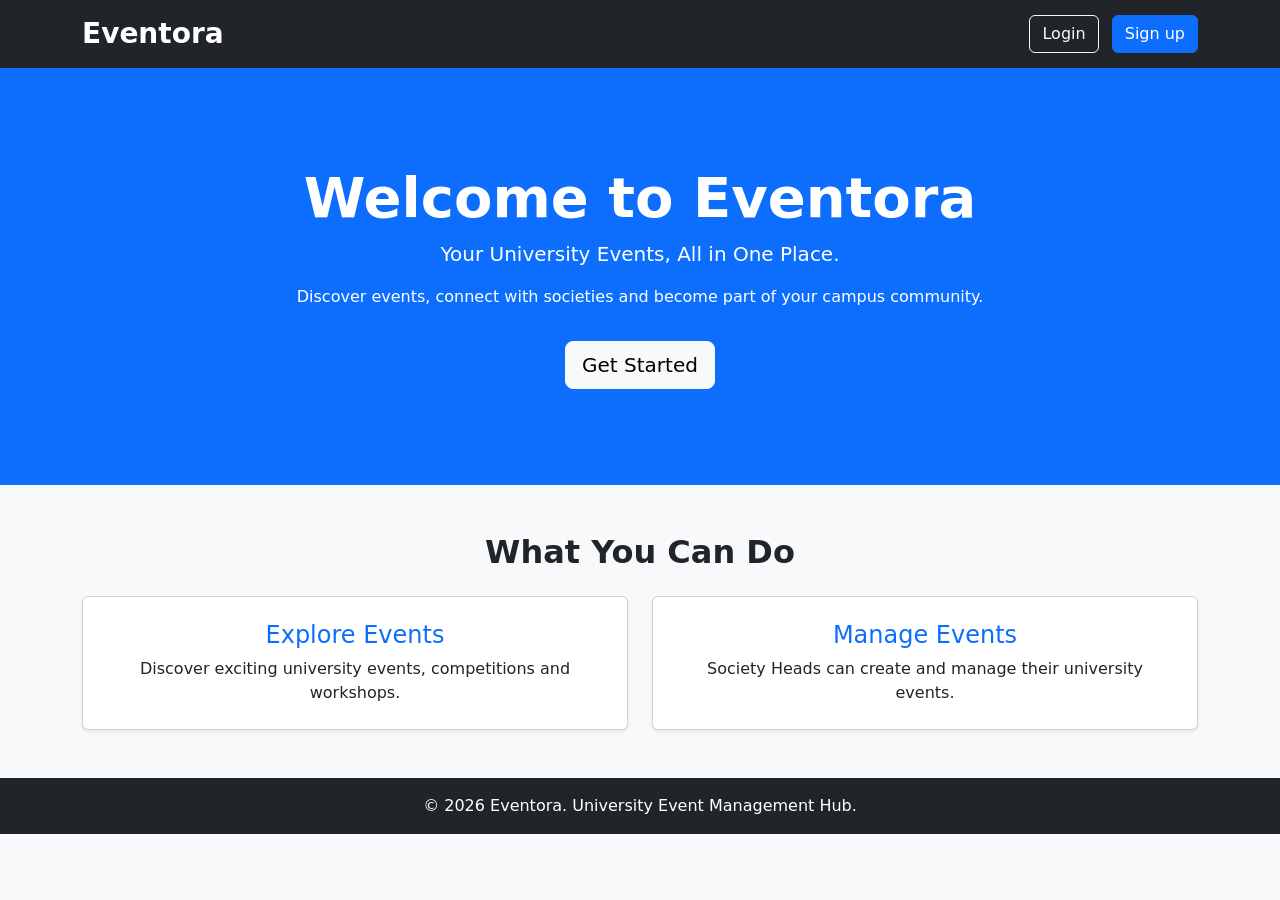
<file: index.html>
<!DOCTYPE html>
<html lang="en">
<head>
    <meta charset="UTF-8">
    <meta name="viewport" content="width=device-width, initial-scale=1.0">
    <title>Eventora - Home</title>
    <link href="https://cdn.jsdelivr.net/npm/bootstrap@5.3.3/dist/css/bootstrap.min.css" rel="stylesheet">
</head>
<body class="bg-light">

    <nav class="navbar navbar-expand-lg navbar-dark bg-dark">
        <div class="container">
            <a class="navbar-brand fw-bold fs-3" href="index.html">Eventora</a>
           <div class="ms-auto">
             <a href="login.html" class="btn btn-outline-light me-2">Login</a>
             <a href="signup.html" class="btn btn-primary">Sign up</a>
           </div>
        </div>
    </nav>

<section class="bg-primary text-white text-center py-5">
    <div class="container py-5">
        <h1 class="display-4 fw-bold">Welcome to Eventora</h1>
        <p class="lead">Your University Events, All in One Place.</p>
        <p>Discover events, connect with societies and become part of your campus community.</p>
        <a href="signup.html" class="btn btn-light btn-lg mt-3">Get Started</a>
    </div>
</section>

<section class="container py-5">
    <h2 class="text-center fw-bold mb-4">What You Can Do</h2>

    <div class="row g-6">
        <div class="col-md-6">
            <div class="card h-100 shadow-sm text-center">
                <div class="card-body p-4">
                    <h4 class="card-title text-primary">Explore Events</h4>
                    <p class="card-text">Discover exciting university events, competitions and workshops.</p>
                </div>
            </div>
        </div>

        <div class="col-md-6">
            <div class="card h-100 shadow-sm text-center">
                <div class="card-body p-4">
                    <h4 class="card-title text-primary">Manage Events</h4>
                    <p class="card-text">Society Heads can create and manage their university events.</p>
                </div>
            </div>
        </div>
    </div>
</section>

<footer class="bg-dark text-white text-center py-3">
    <p class="mb-0">© 2026 Eventora. University Event Management Hub.</p>
</footer>

</body>
</html>
</file>
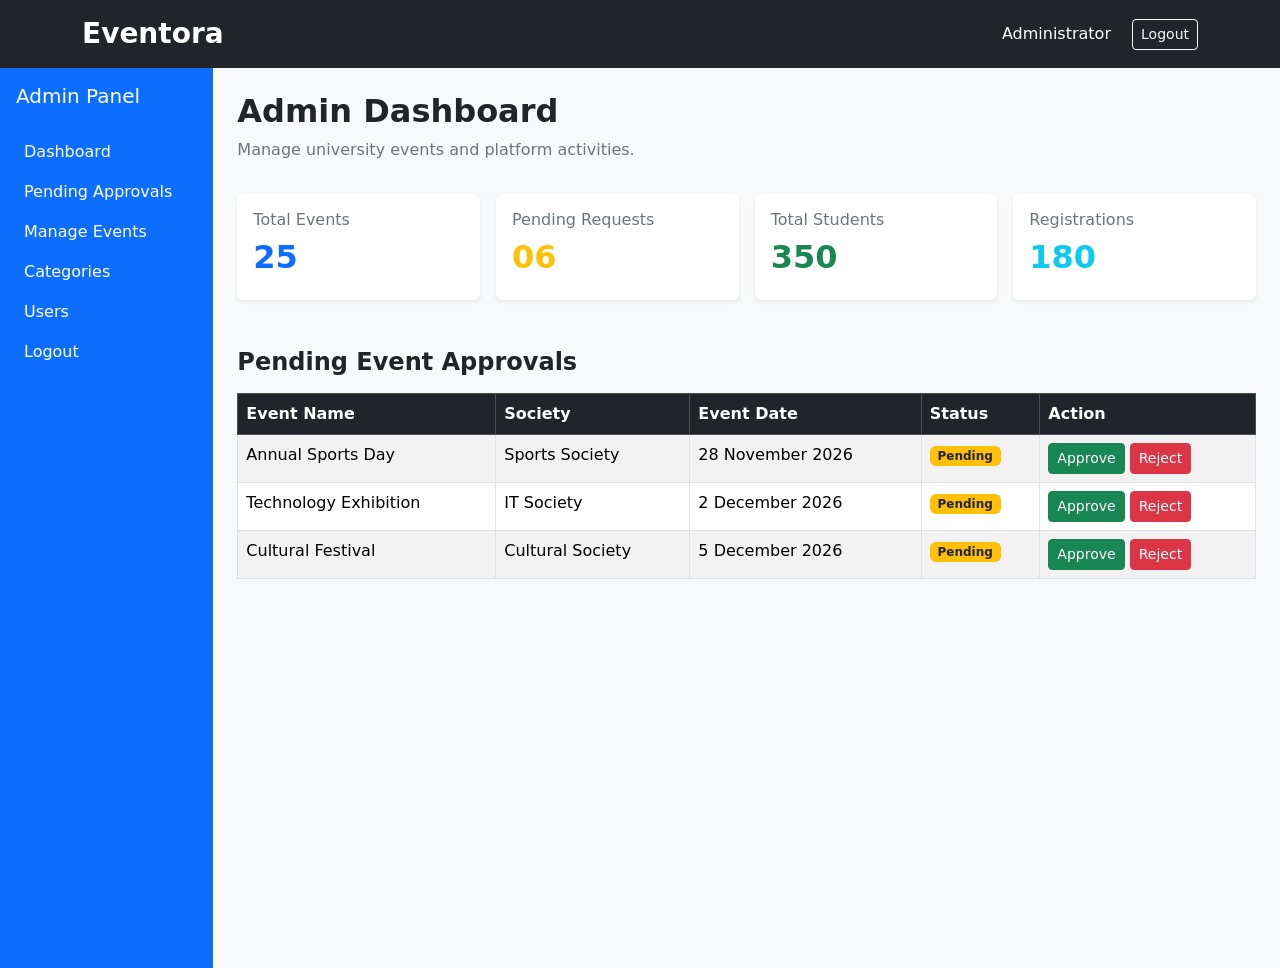
<file: admin_dashboard.html>
<!DOCTYPE html>
<html lang="en">
<head>
    <meta charset="UTF-8">
    <meta name="viewport" content="width=device-width, initial-scale=1.0">
    <title>Admin Dashboard - Eventora</title>
    <link href="https://cdn.jsdelivr.net/npm/bootstrap@5.3.3/dist/css/bootstrap.min.css" rel="stylesheet">
</head>
<body class="bg-light">

<nav class="navbar navbar-dark bg-dark">
    <div class="container">
        <a class="navbar-brand fw-bold fs-3" href="index.html">Eventora</a>
        <div>
            <span class="text-white me-3">Administrator</span>
            <a href="login.html" class="btn btn-outline-light btn-sm">Logout</a>
        </div>
    </div>
</nav>

<div class="container-fluid">
    <div class="row">

        <aside class="col-md-3 col-lg-2 bg-primary text-white min-vh-100 p-3">
            <h5 class="mb-4">Admin Panel</h5>
            <a href="admin-dashboard.html" class="d-block text-white text-decoration-none p-2">Dashboard</a>
            <a href="#approvals" class="d-block text-white text-decoration-none p-2">Pending Approvals</a>
            <a href="#events" class="d-block text-white text-decoration-none p-2">Manage Events</a>
            <a href="#categories" class="d-block text-white text-decoration-none p-2">Categories</a>
            <a href="#users" class="d-block text-white text-decoration-none p-2">Users</a>
            <a href="login.html" class="d-block text-white text-decoration-none p-2">Logout</a>
        </aside>

        <main class="col-md-9 col-lg-10 p-4">

            <h2 class="fw-bold">Admin Dashboard</h2>
            <p class="text-secondary">Manage university events and platform activities.</p>

            <div class="row g-3 my-3">

                <div class="col-sm-6 col-lg-3">
                    <div class="card border-0 shadow-sm">
                        <div class="card-body">
                            <h6 class="text-secondary">Total Events</h6>
                            <h2 class="text-primary fw-bold">25</h2>
                        </div>
                    </div>
                </div>

                <div class="col-sm-6 col-lg-3">
                    <div class="card border-0 shadow-sm">
                        <div class="card-body">
                            <h6 class="text-secondary">Pending Requests</h6>
                            <h2 class="text-warning fw-bold">06</h2>
                        </div>
                    </div>
                </div>

                <div class="col-sm-6 col-lg-3">
                    <div class="card border-0 shadow-sm">
                        <div class="card-body">
                            <h6 class="text-secondary">Total Students</h6>
                            <h2 class="text-success fw-bold">350</h2>
                        </div>
                    </div>
                </div>

                <div class="col-sm-6 col-lg-3">
                    <div class="card border-0 shadow-sm">
                        <div class="card-body">
                            <h6 class="text-secondary">Registrations</h6>
                            <h2 class="text-info fw-bold">180</h2>
                        </div>
                    </div>
                </div>

            </div>

            <section id="approvals" class="mt-5">
                <h4 class="fw-bold mb-3">Pending Event Approvals</h4>

                <div class="table-responsive">
                    <table class="table table-bordered table-striped bg-white">
                        <thead class="table-dark">
                            <tr>
                                <th>Event Name</th>
                                <th>Society</th>
                                <th>Event Date</th>
                                <th>Status</th>
                                <th>Action</th>
                            </tr>
                        </thead>
                        <tbody>
                            <tr>
                                <td>Annual Sports Day</td>
                                <td>Sports Society</td>
                                <td>28 November 2026</td>
                                <td><span class="badge bg-warning text-dark">Pending</span></td>
                                <td>
                                    <button type="button" class="btn btn-success btn-sm">Approve</button>
                                    <button type="button" class="btn btn-danger btn-sm">Reject</button>
                                </td>
                            </tr>

                            <tr>
                                <td>Technology Exhibition</td>
                                <td>IT Society</td>
                                <td>2 December 2026</td>
                                <td><span class="badge bg-warning text-dark">Pending</span></td>
                                <td>
                                    <button type="button" class="btn btn-success btn-sm">Approve</button>
                                    <button type="button" class="btn btn-danger btn-sm">Reject</button>
                                </td>
                            </tr>

                            <tr>
                                <td>Cultural Festival</td>
                                <td>Cultural Society</td>
                                <td>5 December 2026</td>
                                <td><span class="badge bg-warning text-dark">Pending</span></td>
                                <td>
                                    <button type="button" class="btn btn-success btn-sm">Approve</button>
                                    <button type="button" class="btn btn-danger btn-sm">Reject</button>
                                </td>
                            </tr>
                        </tbody>
                    </table>
                </div>
            </section>
          

        </main>
    </div>
</div>

</body>
</html>
</file>
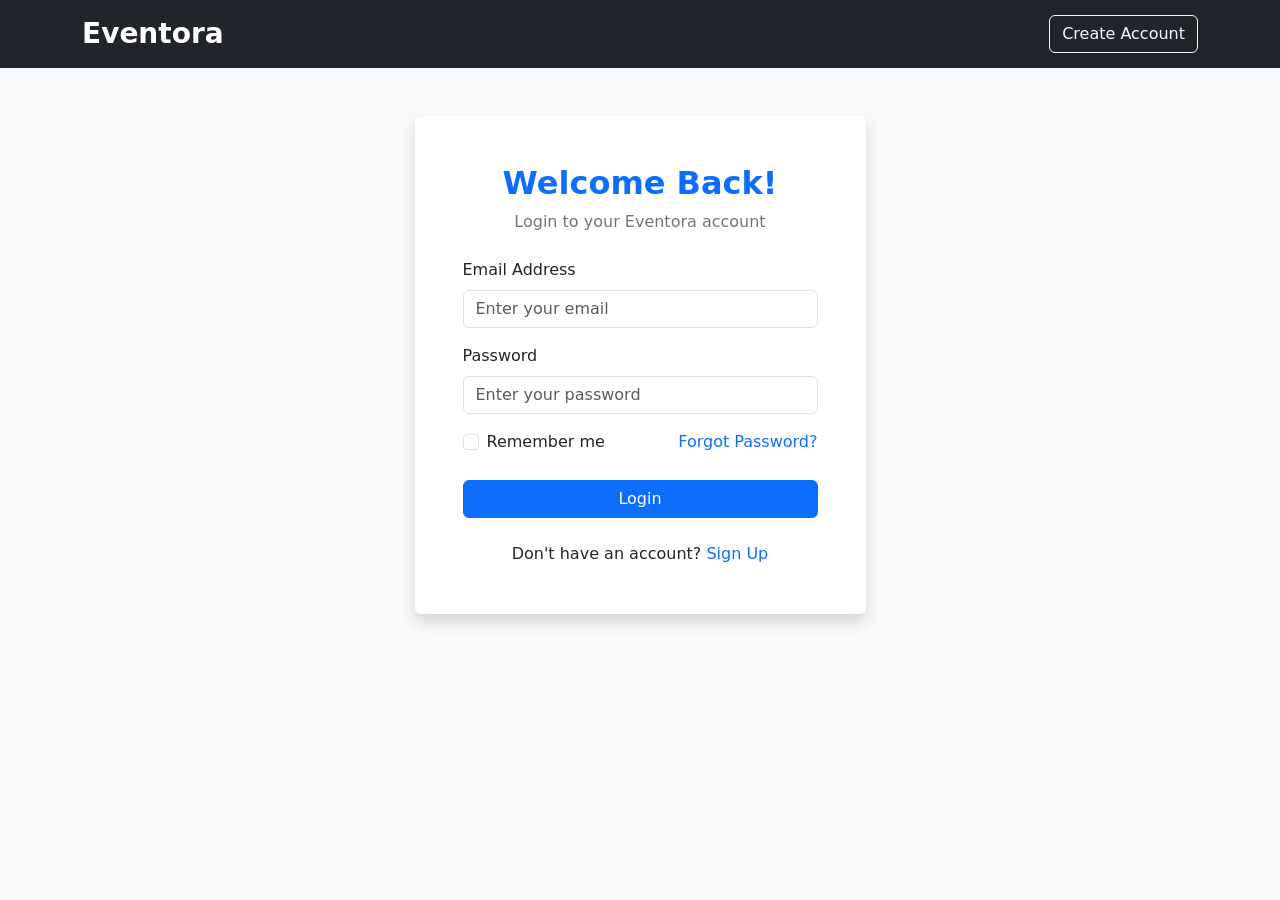
<file: login.html>
<!DOCTYPE html>
<html lang="en">
<head>
    <meta charset="UTF-8">
    <meta name="viewport" content="width=device-width, initial-scale=1.0">
    <title>Login - Eventora</title>
    <link href="https://cdn.jsdelivr.net/npm/bootstrap@5.3.3/dist/css/bootstrap.min.css" rel="stylesheet">
</head>
<body class="bg-light">

<nav class="navbar navbar-dark bg-dark">
    <div class="container">
        <a class="navbar-brand fw-bold fs-3" href="index.html">Eventora</a>
        <a href="signup.html" class="btn btn-outline-light">Create Account</a>
    </div>
</nav>

<div class="container py-5">
    <div class="row justify-content-center">
        <div class="col-md-6 col-lg-5">

            <div class="card shadow border-0">
                <div class="card-body p-4 p-md-5">

                    <h2 class="text-center fw-bold text-primary">Welcome Back!</h2>
                    <p class="text-center text-secondary mb-4">Login to your Eventora account</p>

                    <form>
                        <div class="mb-3">
                            <label class="form-label">Email Address</label>
                            <input type="email" class="form-control" placeholder="Enter your email">
                        </div>

                        <div class="mb-3">
                            <label class="form-label">Password</label>
                            <input type="password" class="form-control" placeholder="Enter your password">
                        </div>

                        <div class="d-flex justify-content-between mb-4">
                            <div class="form-check">
                                <input class="form-check-input" type="checkbox" id="remember">
                                <label class="form-check-label" for="remember">Remember me</label>
                            </div>
                            <a href="#" class="text-decoration-none">Forgot Password?</a>
                        </div>

                        <a href="student-dashboard.html" class="btn btn-primary w-100">Login</a>
                    </form>

                    <p class="text-center mt-4 mb-0">
                        Don't have an account?
                        <a href="signup.html" class="text-decoration-none">Sign Up</a>
                    </p>

                </div>
            </div>

        </div>
    </div>
</div>

</body>
</html>
</file>
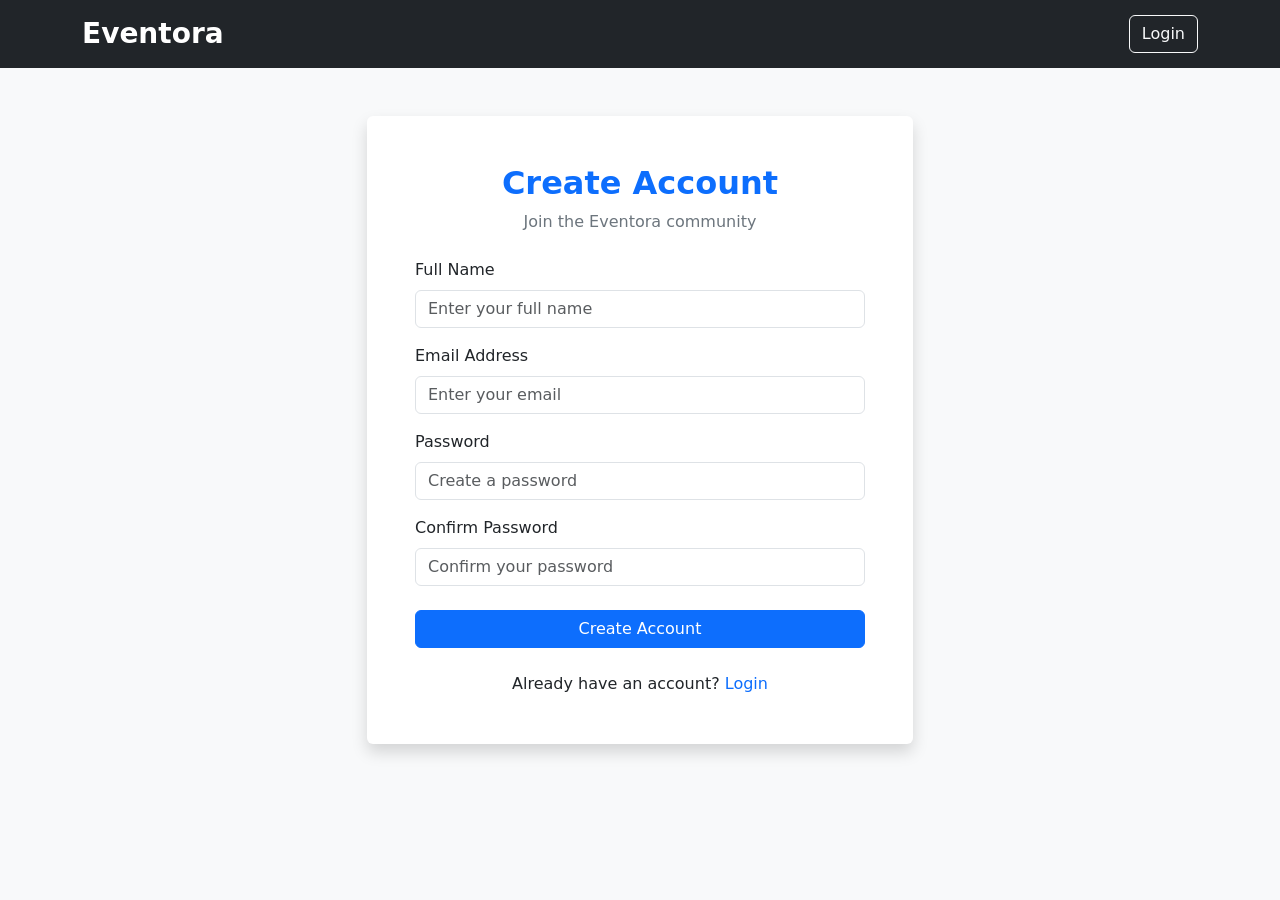
<file: signup.html>
<!DOCTYPE html>
<html lang="en">
<head>
    <meta charset="UTF-8">
    <meta name="viewport" content="width=device-width, initial-scale=1.0">
    <title>Sign Up - Eventora</title>
    <link href="https://cdn.jsdelivr.net/npm/bootstrap@5.3.3/dist/css/bootstrap.min.css" rel="stylesheet">
</head>
<body class="bg-light">

<nav class="navbar navbar-dark bg-dark">
    <div class="container">
        <a class="navbar-brand fw-bold fs-3" href="index.html">Eventora</a>
        <a href="login.html" class="btn btn-outline-light">Login</a>
    </div>
</nav>

<div class="container py-5">
    <div class="row justify-content-center">
        <div class="col-md-7 col-lg-6">

            <div class="card shadow border-0">
                <div class="card-body p-4 p-md-5">

                    <h2 class="text-center fw-bold text-primary">Create Account</h2>
                    <p class="text-center text-secondary mb-4">Join the Eventora community</p>

                    <form>
                        <div class="mb-3">
                            <label class="form-label">Full Name</label>
                            <input type="text" class="form-control" placeholder="Enter your full name">
                        </div>

                        <div class="mb-3">
                            <label class="form-label">Email Address</label>
                            <input type="email" class="form-control" placeholder="Enter your email">
                        </div>

                        <div class="mb-3">
                            <label class="form-label">Password</label>
                            <input type="password" class="form-control" placeholder="Create a password">
                        </div>

                        <div class="mb-4">
                            <label class="form-label">Confirm Password</label>
                            <input type="password" class="form-control" placeholder="Confirm your password">
                        </div>

                        <a href="login.html" class="btn btn-primary w-100">Create Account</a>
                    </form>

                    <p class="text-center mt-4 mb-0">
                        Already have an account?
                        <a href="login.html" class="text-decoration-none">Login</a>
                    </p>

                </div>
            </div>

        </div>
    </div>
</div>

</body>
</html>
</file>
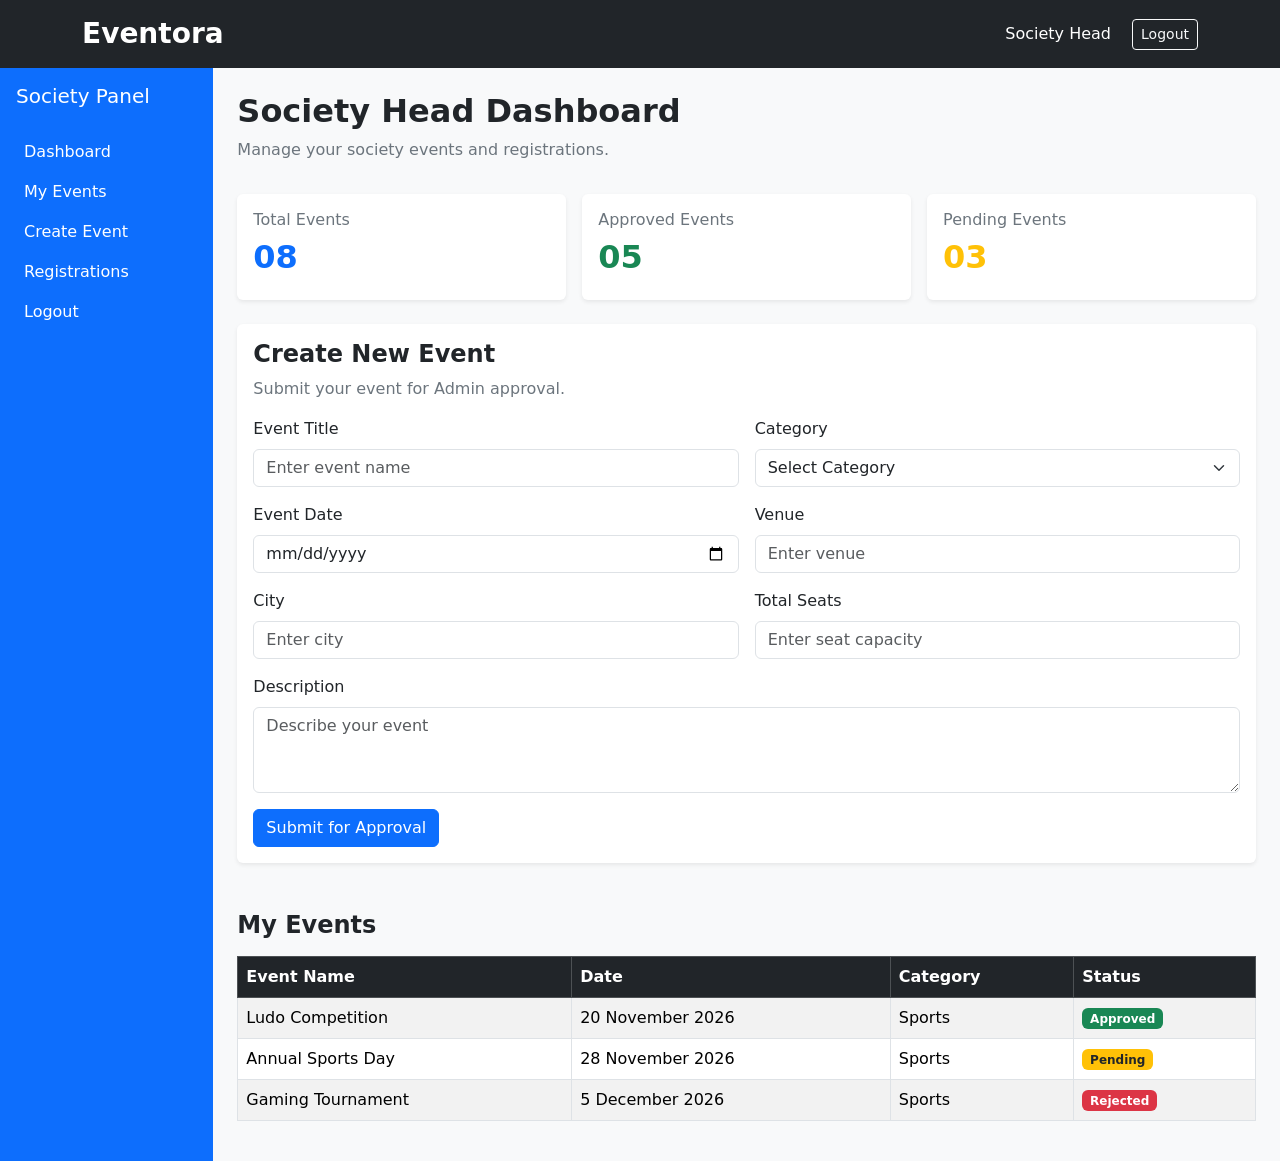
<file: society_dashboard.html>
<!DOCTYPE html>
<html lang="en">
<head>
    <meta charset="UTF-8">
    <meta name="viewport" content="width=device-width, initial-scale=1.0">
    <title>Society Dashboard - Eventora</title>
    <link href="https://cdn.jsdelivr.net/npm/bootstrap@5.3.3/dist/css/bootstrap.min.css" rel="stylesheet">
</head>
<body class="bg-light">

<nav class="navbar navbar-dark bg-dark">
    <div class="container">
        <a class="navbar-brand fw-bold fs-3" href="index.html">Eventora</a>
        <div>
            <span class="text-white me-3">Society Head</span>
            <a href="login.html" class="btn btn-outline-light btn-sm">Logout</a>
        </div>
    </div>
</nav>

<div class="container-fluid">
    <div class="row">

        <aside class="col-md-3 col-lg-2 bg-primary text-white min-vh-100 p-3">
            <h5 class="mb-4">Society Panel</h5>
            <a href="society-dashboard.html" class="d-block text-white text-decoration-none p-2">Dashboard</a>
            <a href="#my-events" class="d-block text-white text-decoration-none p-2">My Events</a>
            <a href="#create-event" class="d-block text-white text-decoration-none p-2">Create Event</a>
            <a href="#registrations" class="d-block text-white text-decoration-none p-2">Registrations</a>
            <a href="login.html" class="d-block text-white text-decoration-none p-2">Logout</a>
        </aside>

        <main class="col-md-9 col-lg-10 p-4">

            <h2 class="fw-bold">Society Head Dashboard</h2>
            <p class="text-secondary">Manage your society events and registrations.</p>

            <div class="row g-3 my-3">
                <div class="col-sm-6 col-lg-4">
                    <div class="card border-0 shadow-sm">
                        <div class="card-body">
                            <h6 class="text-secondary">Total Events</h6>
                            <h2 class="text-primary fw-bold">08</h2>
                        </div>
                    </div>
                </div>

                <div class="col-sm-6 col-lg-4">
                    <div class="card border-0 shadow-sm">
                        <div class="card-body">
                            <h6 class="text-secondary">Approved Events</h6>
                            <h2 class="text-success fw-bold">05</h2>
                        </div>
                    </div>
                </div>

                <div class="col-sm-6 col-lg-4">
                    <div class="card border-0 shadow-sm">
                        <div class="card-body">
                            <h6 class="text-secondary">Pending Events</h6>
                            <h2 class="text-warning fw-bold">03</h2>
                        </div>
                    </div>
                </div>
            </div>

            <section id="create-event" class="mt-4">
                <div class="card shadow-sm border-0">
                    <div class="card-body">
                        <h4 class="fw-bold">Create New Event</h4>
                        <p class="text-secondary">Submit your event for Admin approval.</p>

                        <form>
                            <div class="row g-3">
                                <div class="col-md-6">
                                    <label class="form-label">Event Title</label>
                                    <input type="text" class="form-control" placeholder="Enter event name">
                                </div>

                                <div class="col-md-6">
                                    <label class="form-label">Category</label>
                                    <select class="form-select">
                                        <option>Select Category</option>
                                        <option>Sports</option>
                                        <option>Technology</option>
                                        <option>Cultural</option>
                                        <option>Workshop</option>
                                    </select>
                                </div>

                                <div class="col-md-6">
                                    <label class="form-label">Event Date</label>
                                    <input type="date" class="form-control">
                                </div>

                                <div class="col-md-6">
                                    <label class="form-label">Venue</label>
                                    <input type="text" class="form-control" placeholder="Enter venue">
                                </div>

                                <div class="col-md-6">
                                    <label class="form-label">City</label>
                                    <input type="text" class="form-control" placeholder="Enter city">
                                </div>

                                <div class="col-md-6">
                                    <label class="form-label">Total Seats</label>
                                    <input type="number" class="form-control" placeholder="Enter seat capacity">
                                </div>

                                <div class="col-12">
                                    <label class="form-label">Description</label>
                                    <textarea class="form-control" rows="3" placeholder="Describe your event"></textarea>
                                </div>

                                <div class="col-12">
                                    <button type="button" class="btn btn-primary">Submit for Approval</button>
                                </div>
                            </div>
                        </form>
                    </div>
                </div>
            </section>

            <section id="my-events" class="mt-5">
                <h4 class="fw-bold mb-3">My Events</h4>
                <div class="table-responsive">
                    <table class="table table-bordered table-striped bg-white">
                        <thead class="table-dark">
                            <tr>
                                <th>Event Name</th>
                                <th>Date</th>
                                <th>Category</th>
                                <th>Status</th>
                            </tr>
                        </thead>
                        <tbody>
                            <tr>
                                <td>Ludo Competition</td>
                                <td>20 November 2026</td>
                                <td>Sports</td>
                                <td><span class="badge bg-success">Approved</span></td>
                            </tr>
                            <tr>
                                <td>Annual Sports Day</td>
                                <td>28 November 2026</td>
                                <td>Sports</td>
                                <td><span class="badge bg-warning text-dark">Pending</span></td>
                            </tr>
                            <tr>
                                <td>Gaming Tournament</td>
                                <td>5 December 2026</td>
                                <td>Sports</td>
                                <td><span class="badge bg-danger">Rejected</span></td>
                            </tr>
                        </tbody>
                    </table>
                </div>
            </section>

        </main>
    </div>
</div>

</body>
</html>
</file>
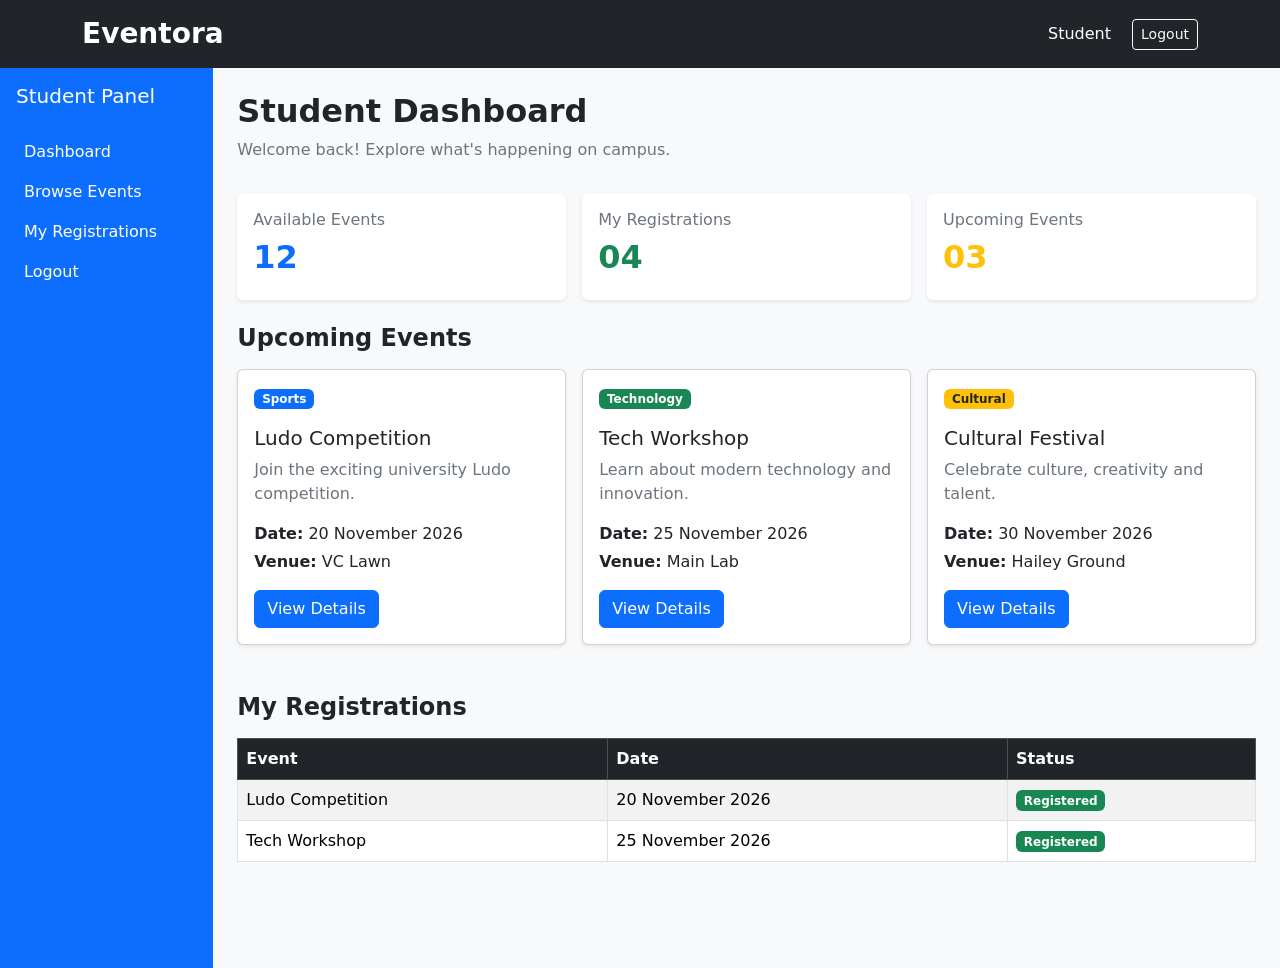
<file: student_dashboard.html>
<!DOCTYPE html>
<html lang="en">
<head>
    <meta charset="UTF-8">
    <meta name="viewport" content="width=device-width, initial-scale=1.0">
    <title>Student Dashboard - Eventora</title>
    <link href="https://cdn.jsdelivr.net/npm/bootstrap@5.3.3/dist/css/bootstrap.min.css" rel="stylesheet">
</head>
<body class="bg-light">

<nav class="navbar navbar-dark bg-dark">
    <div class="container">
        <a class="navbar-brand fw-bold fs-3" href="index.html">Eventora</a>
        <div>
            <span class="text-white me-3">Student</span>
            <a href="login.html" class="btn btn-outline-light btn-sm">Logout</a>
        </div>
    </div>
</nav>

<div class="container-fluid">
    <div class="row">

        <aside class="col-md-3 col-lg-2 bg-primary text-white min-vh-100 p-3">
            <h5 class="mb-4">Student Panel</h5>
            <a href="student-dashboard.html" class="d-block text-white text-decoration-none p-2">Dashboard</a>
            <a href="#events" class="d-block text-white text-decoration-none p-2">Browse Events</a>
            <a href="#registrations" class="d-block text-white text-decoration-none p-2">My Registrations</a>
            <a href="login.html" class="d-block text-white text-decoration-none p-2">Logout</a>
        </aside>

        <main class="col-md-9 col-lg-10 p-4">

            <h2 class="fw-bold">Student Dashboard</h2>
            <p class="text-secondary">Welcome back! Explore what's happening on campus.</p>

            <div class="row g-3 my-3">
                <div class="col-sm-6 col-lg-4">
                    <div class="card shadow-sm border-0">
                        <div class="card-body">
                            <h6 class="text-secondary">Available Events</h6>
                            <h2 class="text-primary fw-bold">12</h2>
                        </div>
                    </div>
                </div>

                <div class="col-sm-6 col-lg-4">
                    <div class="card shadow-sm border-0">
                        <div class="card-body">
                            <h6 class="text-secondary">My Registrations</h6>
                            <h2 class="text-success fw-bold">04</h2>
                        </div>
                    </div>
                </div>

                <div class="col-sm-6 col-lg-4">
                    <div class="card shadow-sm border-0">
                        <div class="card-body">
                            <h6 class="text-secondary">Upcoming Events</h6>
                            <h2 class="text-warning fw-bold">03</h2>
                        </div>
                    </div>
                </div>
            </div>

            <section id="events" class="mt-4">
                <h4 class="fw-bold mb-3">Upcoming Events</h4>

                <div class="row g-3">
                    <div class="col-md-6 col-lg-4">
                        <div class="card shadow-sm h-100">
                            <div class="card-body">
                                <span class="badge bg-primary">Sports</span>
                                <h5 class="mt-3">Ludo Competition</h5>
                                <p class="text-secondary">Join the exciting university Ludo competition.</p>
                                <p class="mb-1"><strong>Date:</strong> 20 November 2026</p>
                                <p><strong>Venue:</strong> VC Lawn</p>
                                <a href="#registrations" class="btn btn-primary">View Details</a>
                            </div>
                        </div>
                    </div>

                    <div class="col-md-6 col-lg-4">
                        <div class="card shadow-sm h-100">
                            <div class="card-body">
                                <span class="badge bg-success">Technology</span>
                                <h5 class="mt-3">Tech Workshop</h5>
                                <p class="text-secondary">Learn about modern technology and innovation.</p>
                                <p class="mb-1"><strong>Date:</strong> 25 November 2026</p>
                                <p><strong>Venue:</strong> Main Lab</p>
                                <a href="#registrations" class="btn btn-primary">View Details</a>
                            </div>
                        </div>
                    </div>

                    <div class="col-md-6 col-lg-4">
                        <div class="card shadow-sm h-100">
                            <div class="card-body">
                                <span class="badge bg-warning text-dark">Cultural</span>
                                <h5 class="mt-3">Cultural Festival</h5>
                                <p class="text-secondary">Celebrate culture, creativity and talent.</p>
                                <p class="mb-1"><strong>Date:</strong> 30 November 2026</p>
                                <p><strong>Venue:</strong> Hailey Ground</p>
                                <a href="#registrations" class="btn btn-primary">View Details</a>
                            </div>
                        </div>
                    </div>
                </div>
            </section>

            <section id="registrations" class="mt-5">
                <h4 class="fw-bold mb-3">My Registrations</h4>
                <div class="table-responsive">
                    <table class="table table-bordered table-striped bg-white">
                        <thead class="table-dark">
                            <tr>
                                <th>Event</th>
                                <th>Date</th>
                                <th>Status</th>
                            </tr>
                        </thead>
                        <tbody>
                            <tr>
                                <td>Ludo Competition</td>
                                <td>20 November 2026</td>
                                <td><span class="badge bg-success">Registered</span></td>
                            </tr>
                            <tr>
                                <td>Tech Workshop</td>
                                <td>25 November 2026</td>
                                <td><span class="badge bg-success">Registered</span></td>
                            </tr>
                        </tbody>
                    </table>
                </div>
            </section>

        </main>
    </div>
</div>

</body>
</html>
</file>
